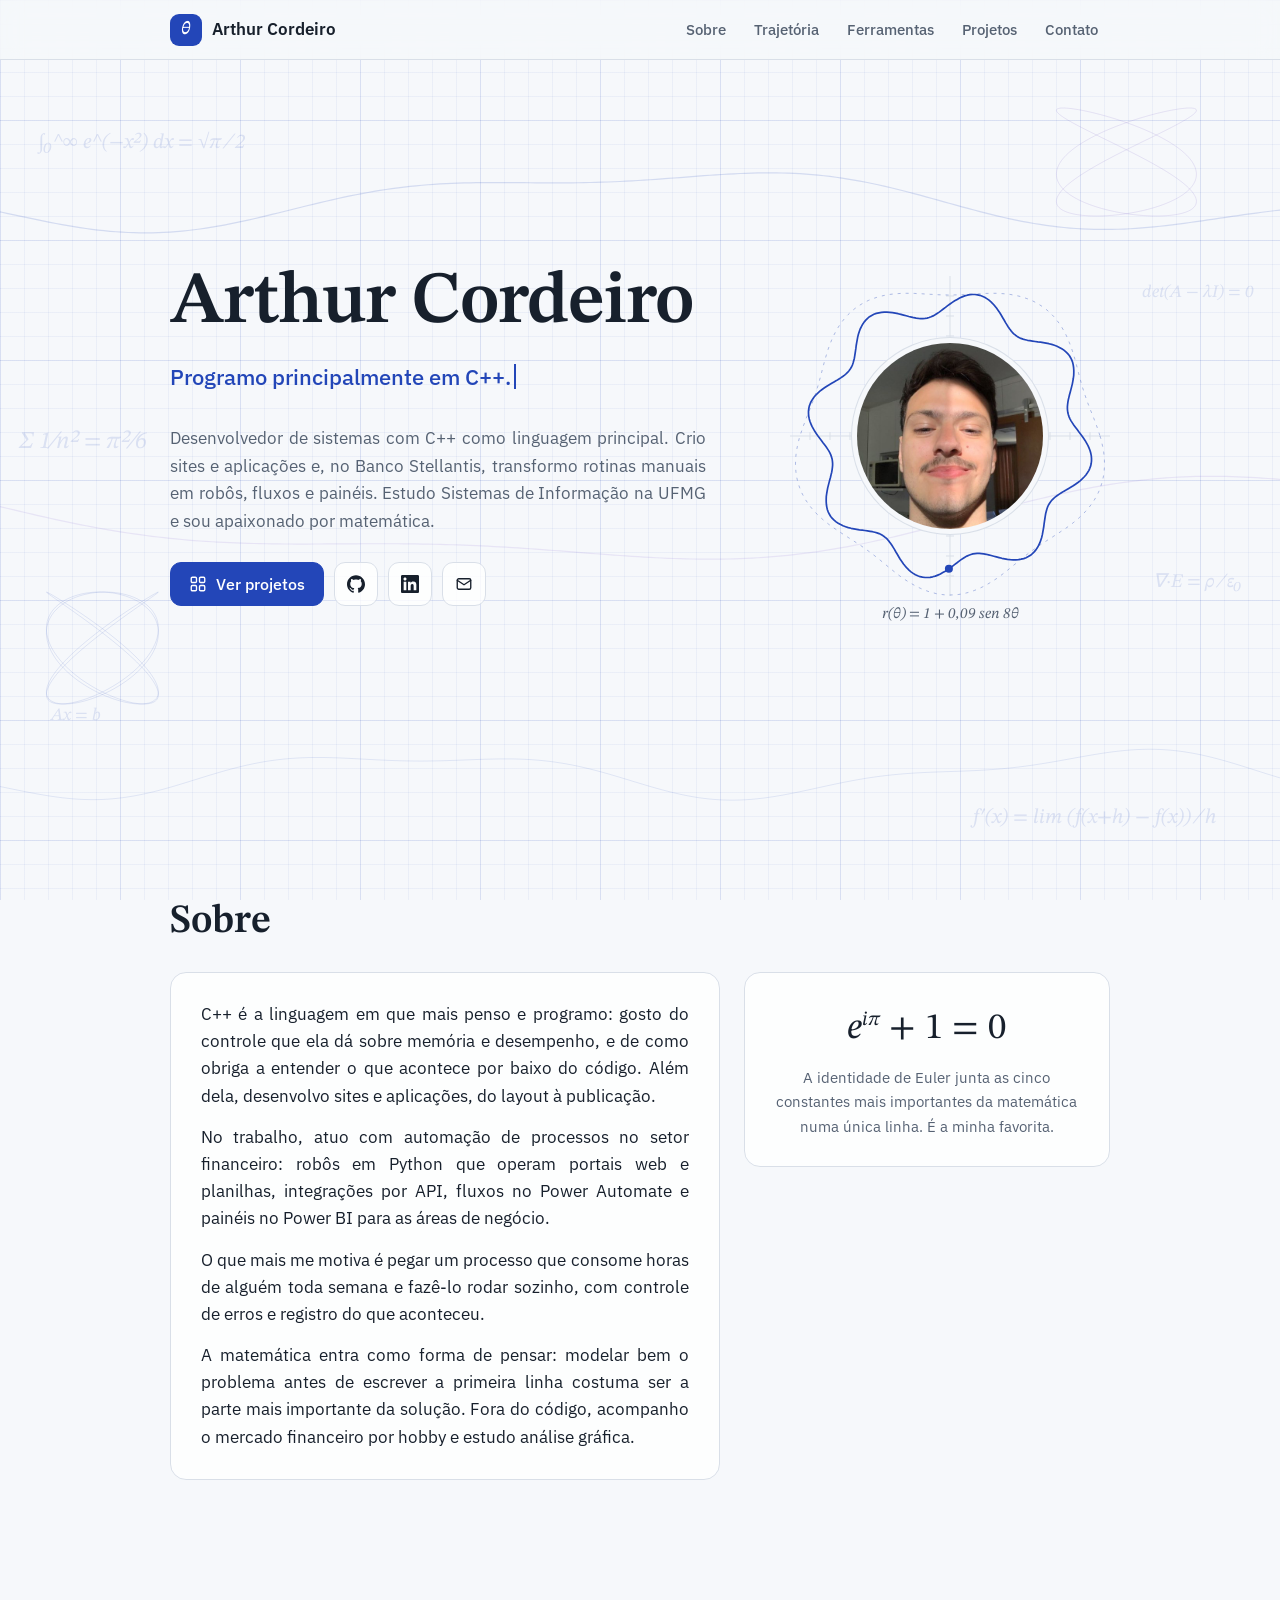
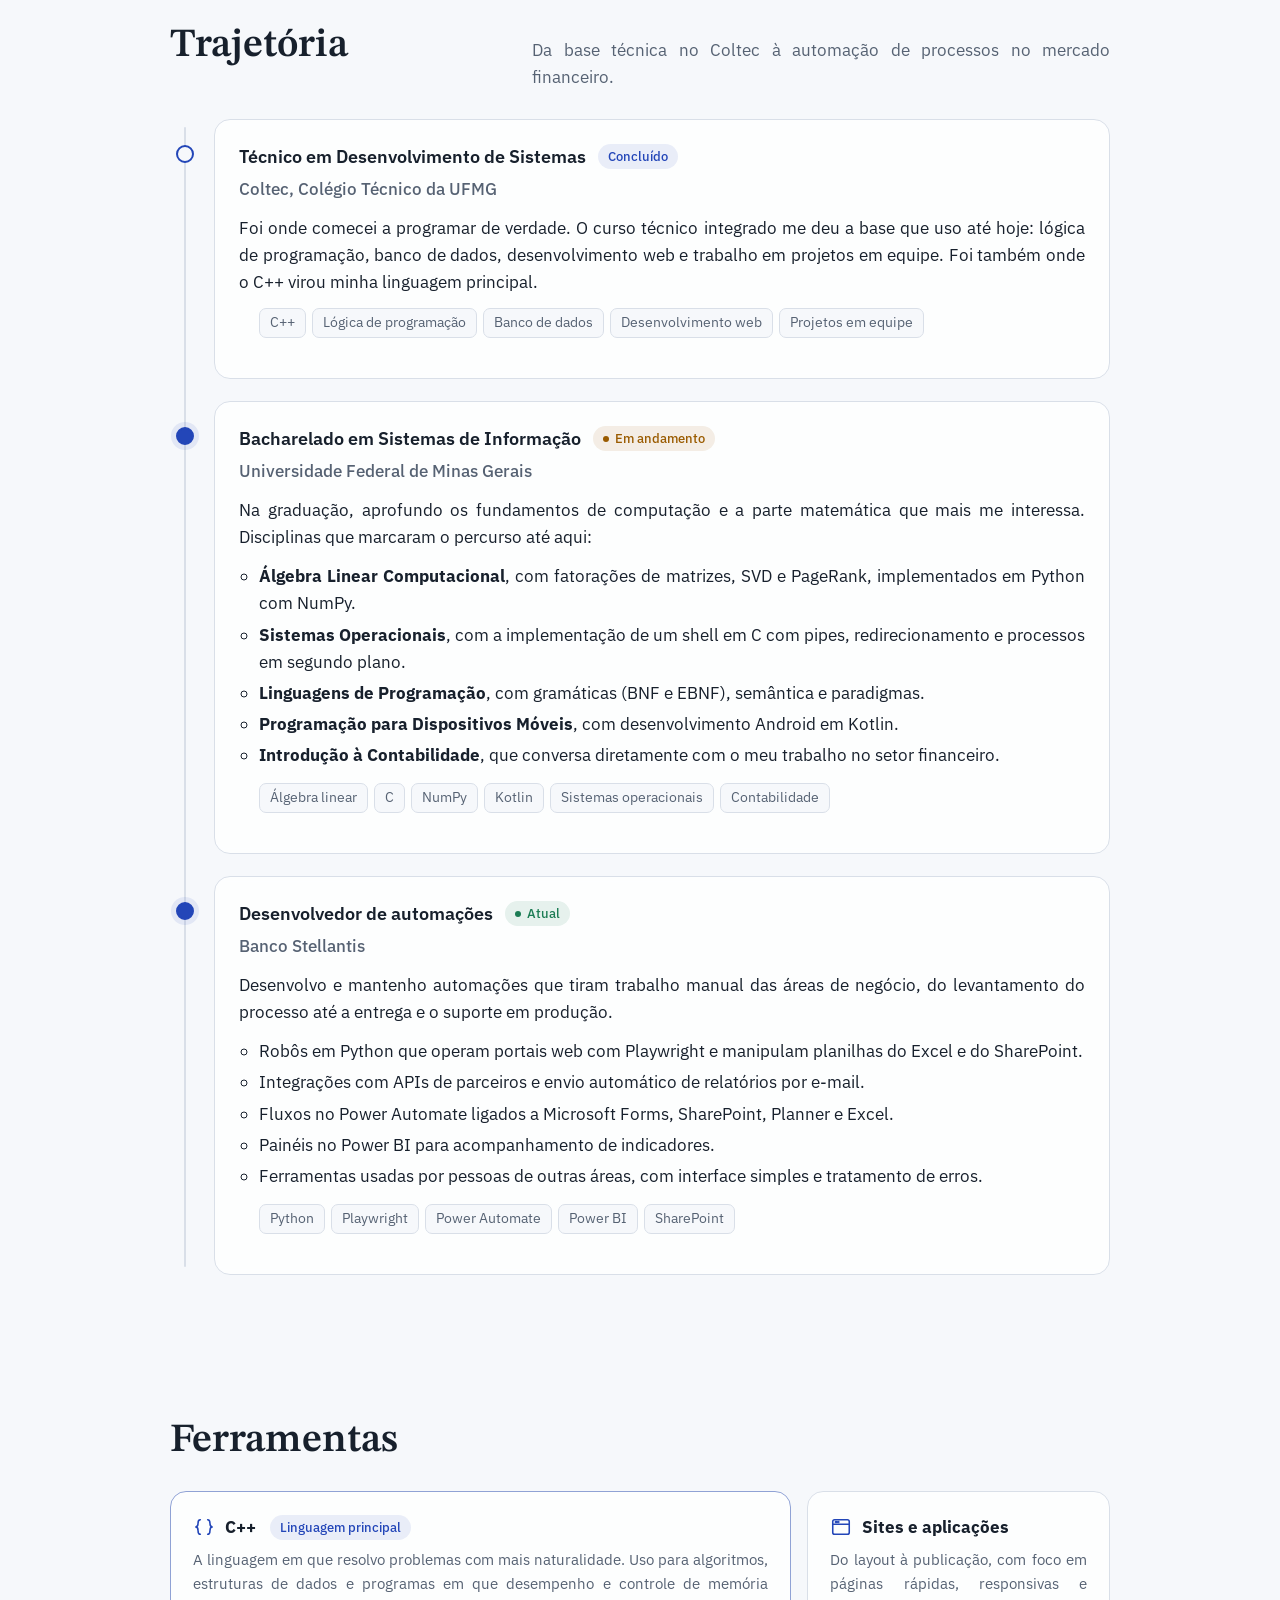
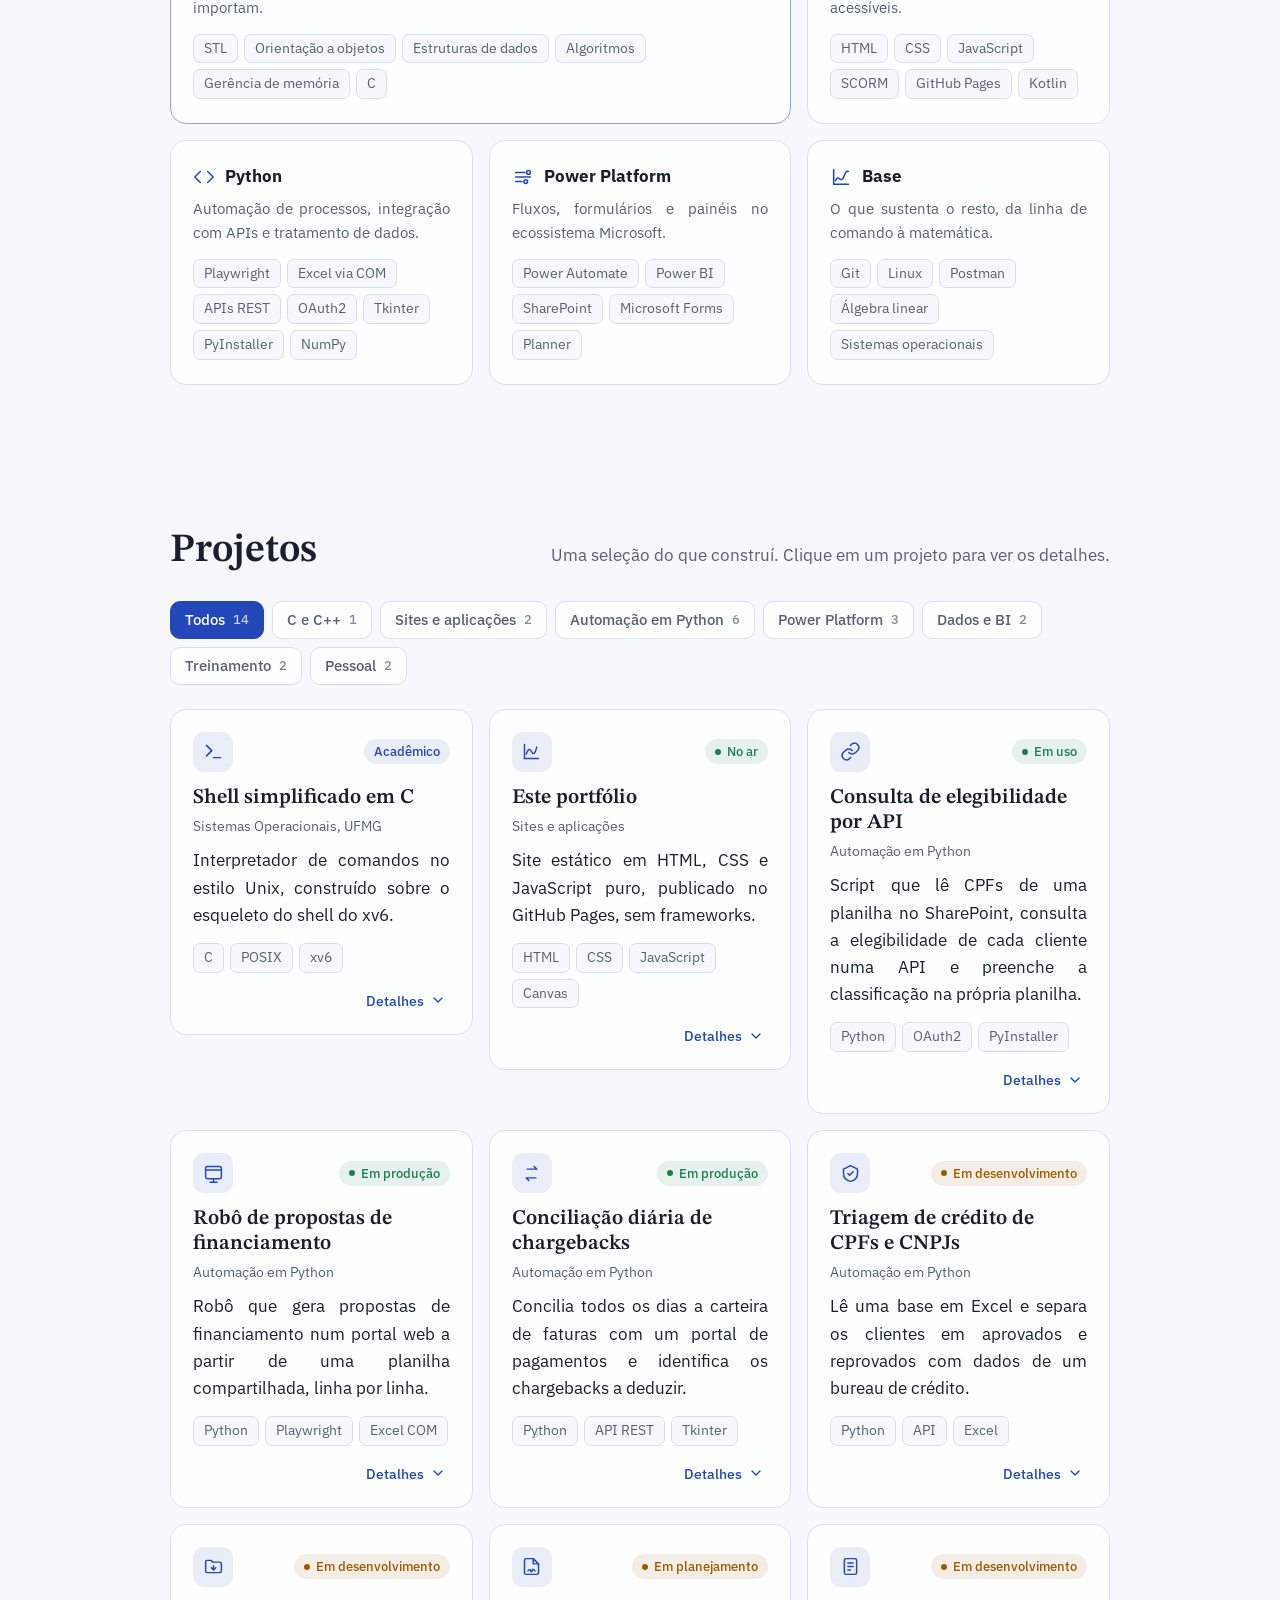
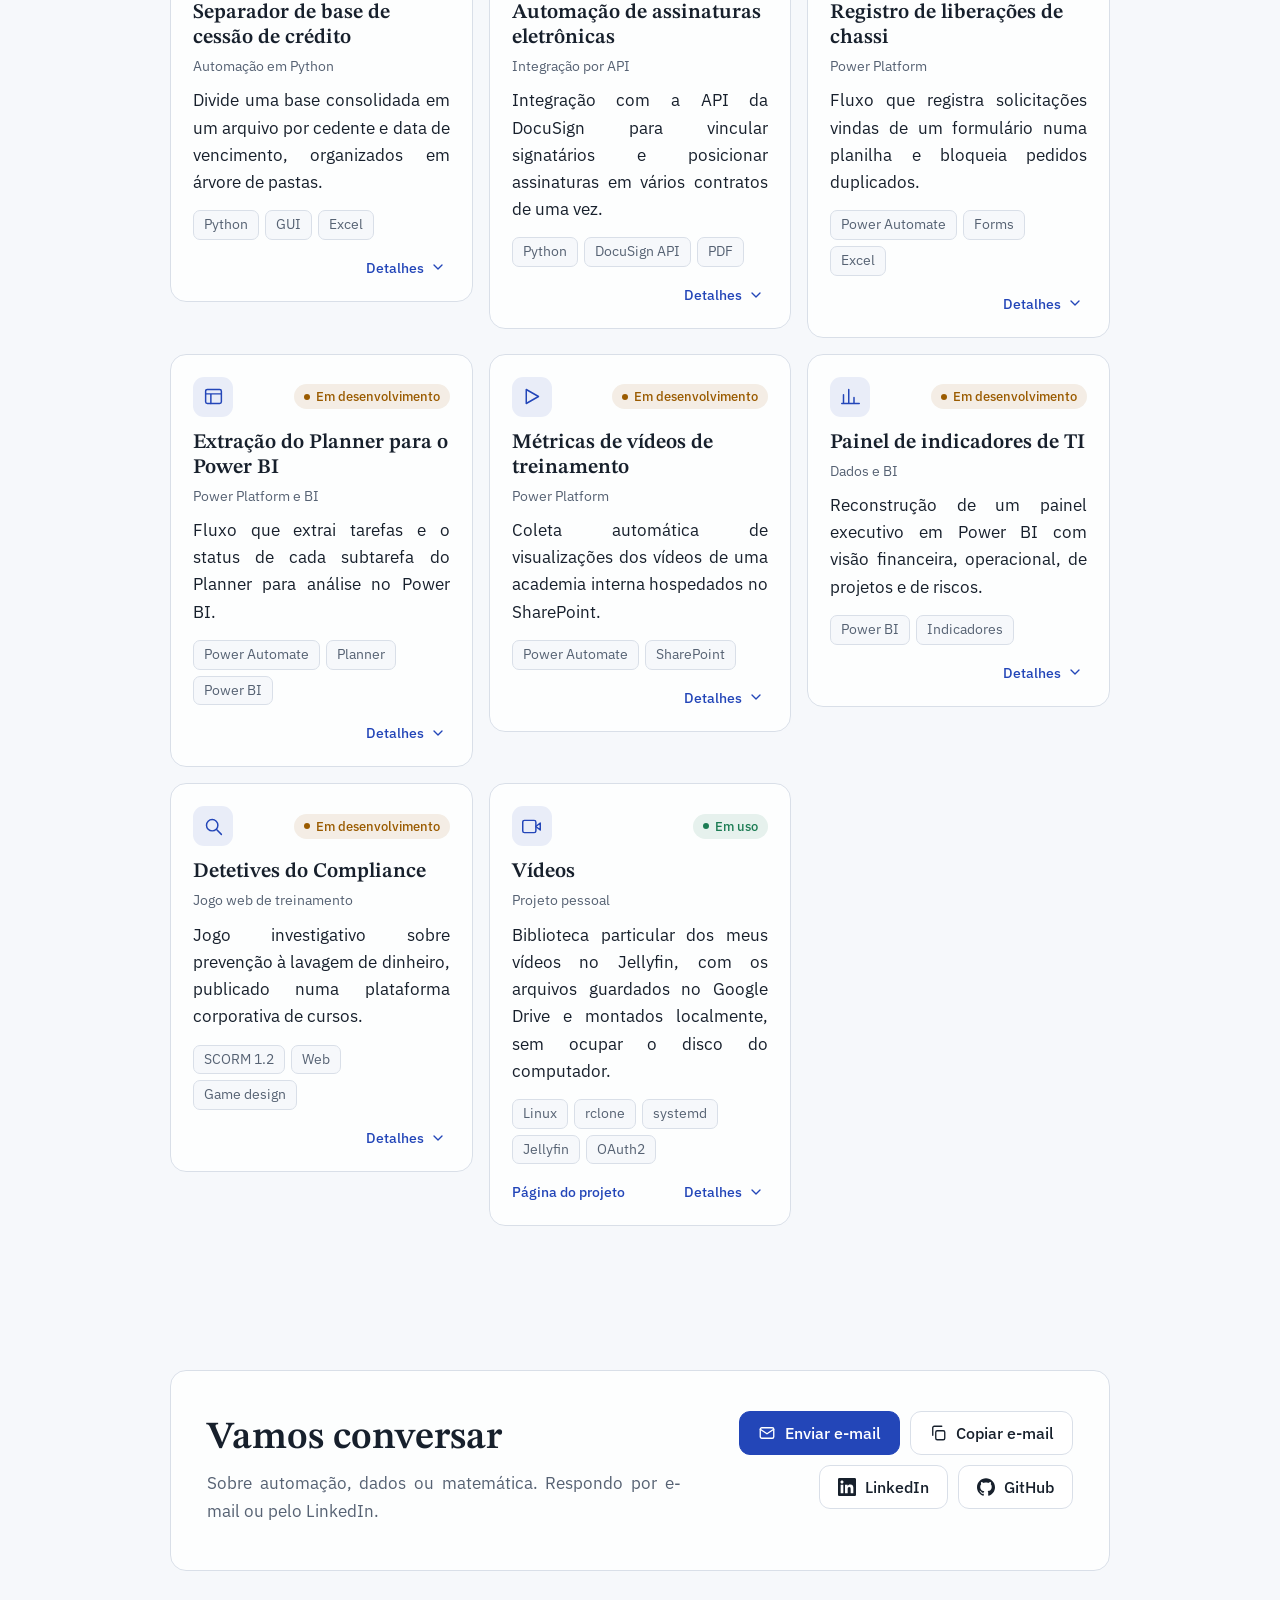
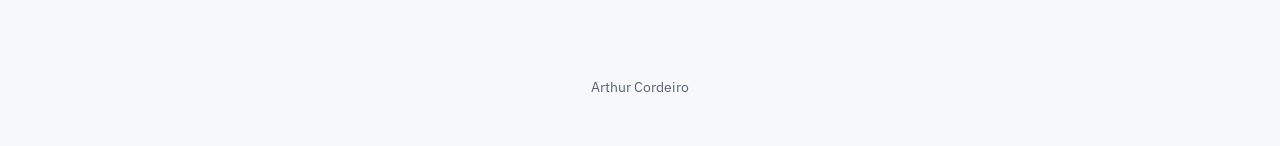
<file: index.html>
<!doctype html>
<html lang="pt-BR">
<head>
  <meta charset="utf-8">
  <meta name="viewport" content="width=device-width, initial-scale=1">
  <title>Arthur Cordeiro</title>
  <meta name="description" content="Arthur Cordeiro, desenvolvedor de sistemas. C++ como linguagem principal, sites e aplicações, automações em Python e no ecossistema Microsoft. Sistemas de Informação na UFMG.">
  <link rel="icon" href="img/favicon.svg" type="image/svg+xml">
  <link rel="preconnect" href="https://fonts.googleapis.com">
  <link rel="preconnect" href="https://fonts.gstatic.com" crossorigin>
  <link href="https://fonts.googleapis.com/css2?family=IBM+Plex+Sans:ital,wght@0,400;0,500;0,600;1,400&family=STIX+Two+Text:ital,wght@0,500;0,600;1,500&display=swap" rel="stylesheet">
  <link rel="stylesheet" href="css/base.css">
  <link rel="stylesheet" href="css/home.css">
  <script>document.documentElement.classList.add("js");</script>
  <script src="js/background.js" defer></script>
  <script src="js/nav.js" defer></script>
  <script src="js/home.js" defer></script>
</head>
<body>
  <canvas id="field" aria-hidden="true"></canvas>
  <div class="coord" id="coord" aria-hidden="true"></div>

  <nav class="nav" aria-label="Seções">
    <div class="nav-inner">
      <a class="brand" href="#inicio"><span class="brand-mark">θ</span><span>Arthur Cordeiro</span></a>
      <ul class="nav-links" id="navLinks">
        <li><a href="#sobre">Sobre</a></li>
        <li><a href="#trajetoria">Trajetória</a></li>
        <li><a href="#ferramentas">Ferramentas</a></li>
        <li><a href="#projetos">Projetos</a></li>
        <li><a href="#contato">Contato</a></li>
        <li class="nav-indicator" id="navIndicator" aria-hidden="true"></li>
      </ul>
    </div>
  </nav>

  <div class="formulas" aria-hidden="true">
    <span style="top:14%;left:3%;font-size:1.3rem">∫₀^∞ e^(−x²) dx = √π ⁄ 2</span>
    <span style="top:31%;right:2%;font-size:1.1rem">det(A − λI) = 0</span>
    <span style="top:47%;left:1.5%;font-size:1.5rem">Σ 1⁄n² = π²⁄6</span>
    <span style="top:63%;right:3%;font-size:1.2rem">∇·E = ρ ⁄ ε₀</span>
    <span style="top:78%;left:4%;font-size:1.1rem">Ax = b</span>
    <span style="top:89%;right:5%;font-size:1.3rem">f′(x) = lim (f(x+h) − f(x)) ⁄ h</span>
  </div>

  <main class="page" id="inicio">
    <header class="hero">
      <div>
        <h1>Arthur Cordeiro</h1>
        <p class="role" aria-live="polite"><span class="sr-only">Desenvolvedor de sistemas. </span><span class="typed" id="typed">Programo principalmente em C++.</span><span class="caret" aria-hidden="true"></span></p>
        <p class="lead">Desenvolvedor de sistemas com C++ como linguagem principal. Crio sites e aplicações e, no Banco Stellantis, transformo rotinas manuais em robôs, fluxos e painéis. Estudo Sistemas de Informação na UFMG e sou apaixonado por matemática.</p>
        <div class="btn-row">
          <a class="btn btn-primary" href="#projetos">
            <svg viewBox="0 0 24 24"><rect x="3" y="3" width="7" height="7" rx="1.5"/><rect x="14" y="3" width="7" height="7" rx="1.5"/><rect x="3" y="14" width="7" height="7" rx="1.5"/><rect x="14" y="14" width="7" height="7" rx="1.5"/></svg>
            Ver projetos
          </a>
          <a class="btn btn-icon" href="https://github.com/arthur-cordeiro" target="_blank" rel="noopener" title="GitHub">
            <svg class="icon-fill" viewBox="0 0 24 24" aria-hidden="true"><path d="M12 .297c-6.63 0-12 5.373-12 12 0 5.303 3.438 9.8 8.205 11.385.6.113.82-.258.82-.577 0-.285-.01-1.04-.015-2.04-3.338.724-4.042-1.61-4.042-1.61C4.422 18.07 3.633 17.7 3.633 17.7c-1.087-.744.084-.729.084-.729 1.205.084 1.838 1.236 1.838 1.236 1.07 1.835 2.809 1.305 3.495.998.108-.776.417-1.305.76-1.605-2.665-.3-5.466-1.332-5.466-5.93 0-1.31.465-2.38 1.235-3.22-.135-.303-.54-1.523.105-3.176 0 0 1.005-.322 3.3 1.23.96-.267 1.98-.399 3-.405 1.02.006 2.04.138 3 .405 2.28-1.552 3.285-1.23 3.285-1.23.645 1.653.24 2.873.12 3.176.765.84 1.23 1.91 1.23 3.22 0 4.61-2.805 5.625-5.475 5.92.42.36.81 1.096.81 2.22 0 1.606-.015 2.896-.015 3.286 0 .315.21.69.825.57C20.565 22.092 24 17.592 24 12.297c0-6.627-5.373-12-12-12"/></svg>
            <span class="sr-only">GitHub</span>
          </a>
          <a class="btn btn-icon" href="https://www.linkedin.com/in/arthur-cordeiro-1632a3336" target="_blank" rel="noopener" title="LinkedIn">
            <svg class="icon-fill" viewBox="0 0 24 24" aria-hidden="true"><path d="M20.447 20.452h-3.554v-5.569c0-1.328-.027-3.037-1.852-3.037-1.853 0-2.136 1.445-2.136 2.939v5.667H9.351V9h3.414v1.561h.046c.477-.9 1.637-1.85 3.37-1.85 3.601 0 4.267 2.37 4.267 4.455v6.286zM5.337 7.433c-1.144 0-2.063-.926-2.063-2.065 0-1.138.92-2.063 2.063-2.063 1.14 0 2.064.925 2.064 2.063 0 1.139-.925 2.065-2.064 2.065zm1.782 13.019H3.555V9h3.564v11.452zM22.225 0H1.771C.792 0 0 .774 0 1.729v20.542C0 23.227.792 24 1.771 24h20.451C23.2 24 24 23.227 24 22.271V1.729C24 .774 23.2 0 22.222 0h.003z"/></svg>
            <span class="sr-only">LinkedIn</span>
          </a>
          <a class="btn btn-icon" href="mailto:arthurcordeirofer@gmail.com" title="E-mail">
            <svg viewBox="0 0 24 24"><rect x="3" y="5" width="18" height="14" rx="2"/><polyline points="3 7 12 13 21 7"/></svg>
            <span class="sr-only">E-mail</span>
          </a>
        </div>
      </div>

      <figure class="plot">
        <svg viewBox="0 0 320 320" aria-hidden="true">
          <line class="axis" x1="0" y1="160" x2="320" y2="160"/>
          <line class="axis" x1="160" y1="0" x2="160" y2="320"/>
          <g id="ticks"></g>
          <path class="curve2" id="curve2" d=""/>
          <path class="curve" id="curve" d=""/>
          <circle class="dot" id="dot" r="4" cx="-20" cy="-20"/>
        </svg>
        <img src="img/avatar.jpg" alt="Foto de Arthur Cordeiro" width="196" height="196">
        <figcaption>r(θ) = 1 + 0,09 sen 8θ</figcaption>
      </figure>
    </header>

    <section id="sobre">
      <div class="section-head">
        <h2>Sobre</h2>
      </div>
      <div class="about">
        <div class="panel about-text reveal">
          <p>C++ é a linguagem em que mais penso e programo: gosto do controle que ela dá sobre memória e desempenho, e de como obriga a entender o que acontece por baixo do código. Além dela, desenvolvo sites e aplicações, do layout à publicação.</p>
          <p>No trabalho, atuo com automação de processos no setor financeiro: robôs em Python que operam portais web e planilhas, integrações por API, fluxos no Power Automate e painéis no Power BI para as áreas de negócio.</p>
          <p>O que mais me motiva é pegar um processo que consome horas de alguém toda semana e fazê-lo rodar sozinho, com controle de erros e registro do que aconteceu.</p>
          <p>A matemática entra como forma de pensar: modelar bem o problema antes de escrever a primeira linha costuma ser a parte mais importante da solução. Fora do código, acompanho o mercado financeiro por hobby e estudo análise gráfica.</p>
        </div>
        <div class="panel euler reveal">
          <div class="eq"><i>e</i><sup><i>iπ</i></sup> + 1 = 0</div>
          <p>A identidade de Euler junta as cinco constantes mais importantes da matemática numa única linha. É a minha favorita.</p>
        </div>
      </div>
    </section>

    <section id="trajetoria">
      <div class="section-head">
        <h2>Trajetória</h2>
        <p>Da base técnica no Coltec à automação de processos no mercado financeiro.</p>
      </div>
      <ol class="timeline" id="timeline">
        <li class="track" aria-hidden="true"></li>
        <li class="progress" id="progress" aria-hidden="true"></li>

        <li class="step reveal">
          <span class="node" aria-hidden="true"></span>
          <article class="panel card">
            <div class="step-top">
              <h3>Técnico em Desenvolvimento de Sistemas</h3>
              <span class="tag">Concluído</span>
            </div>
            <p class="org">Coltec, Colégio Técnico da UFMG</p>
            <p>Foi onde comecei a programar de verdade. O curso técnico integrado me deu a base que uso até hoje: lógica de programação, banco de dados, desenvolvimento web e trabalho em projetos em equipe. Foi também onde o C++ virou minha linguagem principal.</p>
            <ul class="chips"><li>C++</li><li>Lógica de programação</li><li>Banco de dados</li><li>Desenvolvimento web</li><li>Projetos em equipe</li></ul>
          </article>
        </li>

        <li class="step now reveal">
          <span class="node" aria-hidden="true"></span>
          <article class="panel card">
            <div class="step-top">
              <h3>Bacharelado em Sistemas de Informação</h3>
              <span class="tag wip">Em andamento</span>
            </div>
            <p class="org">Universidade Federal de Minas Gerais</p>
            <p>Na graduação, aprofundo os fundamentos de computação e a parte matemática que mais me interessa. Disciplinas que marcaram o percurso até aqui:</p>
            <ul>
              <li><strong>Álgebra Linear Computacional</strong>, com fatorações de matrizes, SVD e PageRank, implementados em Python com NumPy.</li>
              <li><strong>Sistemas Operacionais</strong>, com a implementação de um shell em C com pipes, redirecionamento e processos em segundo plano.</li>
              <li><strong>Linguagens de Programação</strong>, com gramáticas (BNF e EBNF), semântica e paradigmas.</li>
              <li><strong>Programação para Dispositivos Móveis</strong>, com desenvolvimento Android em Kotlin.</li>
              <li><strong>Introdução à Contabilidade</strong>, que conversa diretamente com o meu trabalho no setor financeiro.</li>
            </ul>
            <ul class="chips"><li>Álgebra linear</li><li>C</li><li>NumPy</li><li>Kotlin</li><li>Sistemas operacionais</li><li>Contabilidade</li></ul>
          </article>
        </li>

        <li class="step now reveal">
          <span class="node" aria-hidden="true"></span>
          <article class="panel card">
            <div class="step-top">
              <h3>Desenvolvedor de automações</h3>
              <span class="tag ok">Atual</span>
            </div>
            <p class="org">Banco Stellantis</p>
            <p>Desenvolvo e mantenho automações que tiram trabalho manual das áreas de negócio, do levantamento do processo até a entrega e o suporte em produção.</p>
            <ul>
              <li>Robôs em Python que operam portais web com Playwright e manipulam planilhas do Excel e do SharePoint.</li>
              <li>Integrações com APIs de parceiros e envio automático de relatórios por e-mail.</li>
              <li>Fluxos no Power Automate ligados a Microsoft Forms, SharePoint, Planner e Excel.</li>
              <li>Painéis no Power BI para acompanhamento de indicadores.</li>
              <li>Ferramentas usadas por pessoas de outras áreas, com interface simples e tratamento de erros.</li>
            </ul>
            <ul class="chips"><li>Python</li><li>Playwright</li><li>Power Automate</li><li>Power BI</li><li>SharePoint</li></ul>
          </article>
        </li>
      </ol>
    </section>

    <section id="ferramentas">
      <div class="section-head">
        <h2>Ferramentas</h2>
      </div>
      <div class="skills">
        <article class="panel skill skill-main reveal">
          <h3><svg viewBox="0 0 24 24"><path d="M8 4c-2 0-2.5 1.5-2.5 4S5 12 3 12c2 0 2.5 1.5 2.5 4s.5 4 2.5 4"/><path d="M16 4c2 0 2.5 1.5 2.5 4s.5 4 2.5 4c-2 0-2.5 1.5-2.5 4s-.5 4-2.5 4"/></svg>C++ <span class="tag">Linguagem principal</span></h3>
          <p>A linguagem em que resolvo problemas com mais naturalidade. Uso para algoritmos, estruturas de dados e programas em que desempenho e controle de memória importam.</p>
          <ul class="chips"><li>STL</li><li>Orientação a objetos</li><li>Estruturas de dados</li><li>Algoritmos</li><li>Gerência de memória</li><li>C</li></ul>
        </article>
        <article class="panel skill reveal">
          <h3><svg viewBox="0 0 24 24"><rect x="3" y="4" width="18" height="16" rx="2"/><path d="M3 9h18"/><circle cx="6.5" cy="6.5" r=".6"/><circle cx="9" cy="6.5" r=".6"/></svg>Sites e aplicações</h3>
          <p>Do layout à publicação, com foco em páginas rápidas, responsivas e acessíveis.</p>
          <ul class="chips"><li>HTML</li><li>CSS</li><li>JavaScript</li><li>SCORM</li><li>GitHub Pages</li><li>Kotlin</li></ul>
        </article>
        <article class="panel skill reveal">
          <h3><svg viewBox="0 0 24 24"><polyline points="8 6 2 12 8 18"/><polyline points="16 6 22 12 16 18"/></svg>Python</h3>
          <p>Automação de processos, integração com APIs e tratamento de dados.</p>
          <ul class="chips"><li>Playwright</li><li>Excel via COM</li><li>APIs REST</li><li>OAuth2</li><li>Tkinter</li><li>PyInstaller</li><li>NumPy</li></ul>
        </article>
        <article class="panel skill reveal">
          <h3><svg viewBox="0 0 24 24"><path d="M4 7h10M4 12h16M4 17h7"/><circle cx="18" cy="7" r="2"/><circle cx="15" cy="17" r="2"/></svg>Power Platform</h3>
          <p>Fluxos, formulários e painéis no ecossistema Microsoft.</p>
          <ul class="chips"><li>Power Automate</li><li>Power BI</li><li>SharePoint</li><li>Microsoft Forms</li><li>Planner</li></ul>
        </article>
        <article class="panel skill reveal">
          <h3><svg viewBox="0 0 24 24"><path d="M4 20V4"/><path d="M4 20h16"/><path d="M6 16c3-8 6 4 9-4s3-6 5-6"/></svg>Base</h3>
          <p>O que sustenta o resto, da linha de comando à matemática.</p>
          <ul class="chips"><li>Git</li><li>Linux</li><li>Postman</li><li>Álgebra linear</li><li>Sistemas operacionais</li></ul>
        </article>
      </div>
    </section>

    <section id="projetos">
      <div class="section-head">
        <h2>Projetos</h2>
        <p>Uma seleção do que construí. Clique em um projeto para ver os detalhes.</p>
      </div>

      <ul class="filters" id="filters" aria-label="Filtrar projetos">
        <li><button class="filter" data-filter="all" aria-pressed="true">Todos <span class="count"></span></button></li>
        <li><button class="filter" data-filter="cpp" aria-pressed="false">C e C++ <span class="count"></span></button></li>
        <li><button class="filter" data-filter="web" aria-pressed="false">Sites e aplicações <span class="count"></span></button></li>
        <li><button class="filter" data-filter="python" aria-pressed="false">Automação em Python <span class="count"></span></button></li>
        <li><button class="filter" data-filter="power" aria-pressed="false">Power Platform <span class="count"></span></button></li>
        <li><button class="filter" data-filter="bi" aria-pressed="false">Dados e BI <span class="count"></span></button></li>
        <li><button class="filter" data-filter="edu" aria-pressed="false">Treinamento <span class="count"></span></button></li>
        <li><button class="filter" data-filter="pessoal" aria-pressed="false">Pessoal <span class="count"></span></button></li>
      </ul>

      <div class="projects" id="projects">

        <article class="panel project" data-cat="cpp">
          <div class="project-top">
            <span class="project-icon"><svg viewBox="0 0 24 24"><polyline points="4 17 10 11 4 5"/><line x1="12" y1="19" x2="20" y2="19"/></svg></span>
            <span class="tag">Acadêmico</span>
          </div>
          <h3>Shell simplificado em C</h3>
          <p class="kind">Sistemas Operacionais, UFMG</p>
          <p class="summary">Interpretador de comandos no estilo Unix, construído sobre o esqueleto do shell do xv6.</p>
          <div class="details" id="d0"><div>
            <ul>
              <li>Execução de programas com fork e exec.</li>
              <li>Redirecionamento de entrada e saída e encadeamento de comandos com pipes.</li>
              <li>Subshells e tarefas em segundo plano.</li>
            </ul>
          </div></div>
          <ul class="chips"><li>C</li><li>POSIX</li><li>xv6</li></ul>
          <div class="project-foot">
            <button class="toggle" aria-expanded="false" aria-controls="d0">Detalhes <svg viewBox="0 0 24 24"><polyline points="6 9 12 15 18 9"/></svg></button>
          </div>
        </article>

        <article class="panel project" data-cat="web pessoal">
          <div class="project-top">
            <span class="project-icon"><svg viewBox="0 0 24 24"><path d="M4 20V4"/><path d="M4 20h16"/><path d="M6 15c2-6 4-7 6-3s4 3 6-5"/></svg></span>
            <span class="tag ok">No ar</span>
          </div>
          <h3>Este portfólio</h3>
          <p class="kind">Sites e aplicações</p>
          <p class="summary">Site estático em HTML, CSS e JavaScript puro, publicado no GitHub Pages, sem frameworks.</p>
          <div class="details" id="d00"><div>
            <ul>
              <li>Fundo animado em canvas com curvas paramétricas e mira com coordenadas do plano.</li>
              <li>Curva polar do topo gerada em SVG a partir da equação.</li>
              <li>Navegação com seção ativa, filtros de projetos e respeito à preferência de reduzir movimento.</li>
              <li>Modo claro e escuro automáticos e layout responsivo.</li>
            </ul>
          </div></div>
          <ul class="chips"><li>HTML</li><li>CSS</li><li>JavaScript</li><li>Canvas</li></ul>
          <div class="project-foot">
            <button class="toggle" aria-expanded="false" aria-controls="d00">Detalhes <svg viewBox="0 0 24 24"><polyline points="6 9 12 15 18 9"/></svg></button>
          </div>
        </article>

        <article class="panel project" data-cat="python">
          <div class="project-top">
            <span class="project-icon"><svg viewBox="0 0 24 24"><path d="M10 13a5 5 0 0 0 7.5.5l3-3a5 5 0 0 0-7-7l-1.7 1.7"/><path d="M14 11a5 5 0 0 0-7.5-.5l-3 3a5 5 0 0 0 7 7l1.7-1.7"/></svg></span>
            <span class="tag ok">Em uso</span>
          </div>
          <h3>Consulta de elegibilidade por API</h3>
          <p class="kind">Automação em Python</p>
          <p class="summary">Script que lê CPFs de uma planilha no SharePoint, consulta a elegibilidade de cada cliente numa API e preenche a classificação na própria planilha.</p>
          <div class="details" id="d000"><div>
            <ul>
              <li>Autenticação OAuth2 com certificado digital e testes de endpoints no Postman, em homologação e produção.</li>
              <li>Escrita direta na planilha via COM.</li>
              <li>Distribuído como executável único com PyInstaller, com a configuração num arquivo ao lado.</li>
            </ul>
          </div></div>
          <ul class="chips"><li>Python</li><li>OAuth2</li><li>PyInstaller</li></ul>
          <div class="project-foot">
            <button class="toggle" aria-expanded="false" aria-controls="d000">Detalhes <svg viewBox="0 0 24 24"><polyline points="6 9 12 15 18 9"/></svg></button>
          </div>
        </article>

        <article class="panel project" data-cat="python">
          <div class="project-top">
            <span class="project-icon"><svg viewBox="0 0 24 24"><rect x="3" y="4" width="18" height="14" rx="2"/><path d="M3 8h18"/><path d="M8 22h8M12 18v4"/></svg></span>
            <span class="tag ok">Em produção</span>
          </div>
          <h3>Robô de propostas de financiamento</h3>
          <p class="kind">Automação em Python</p>
          <p class="summary">Robô que gera propostas de financiamento num portal web a partir de uma planilha compartilhada, linha por linha.</p>
          <div class="details" id="d1"><div>
            <ul>
              <li>Navegação e preenchimento de telas com Playwright, com novas tentativas automáticas quando o portal oscila.</li>
              <li>Leitura e escrita em planilha do SharePoint via COM, com proteção para vários operadores trabalharem ao mesmo tempo.</li>
              <li>Módulo de cancelamento que limpa propostas abertas antes de gerar novas.</li>
              <li>Recuperação de sessão em três níveis para lidar com estados inválidos do portal.</li>
            </ul>
          </div></div>
          <ul class="chips"><li>Python</li><li>Playwright</li><li>Excel COM</li></ul>
          <div class="project-foot">
            <button class="toggle" aria-expanded="false" aria-controls="d1">Detalhes <svg viewBox="0 0 24 24"><polyline points="6 9 12 15 18 9"/></svg></button>
          </div>
        </article>

        <article class="panel project" data-cat="python">
          <div class="project-top">
            <span class="project-icon"><svg viewBox="0 0 24 24"><path d="M7 7h11l-3-3"/><path d="M17 17H6l3 3"/></svg></span>
            <span class="tag ok">Em produção</span>
          </div>
          <h3>Conciliação diária de chargebacks</h3>
          <p class="kind">Automação em Python</p>
          <p class="summary">Concilia todos os dias a carteira de faturas com um portal de pagamentos e identifica os chargebacks a deduzir.</p>
          <div class="details" id="d2"><div>
            <ul>
              <li>Consulta à API do portal e cruzamento automático com a carteira.</li>
              <li>Regra de desempate para faturas com mesma data e valor, consultando uma planilha de contratos no SharePoint.</li>
              <li>Interface em Tkinter com credenciais guardadas no cofre do sistema (keyring).</li>
              <li>Relatório em Excel formatado e enviado por e-mail pelo Outlook. Usado por pessoas de outras áreas.</li>
            </ul>
          </div></div>
          <ul class="chips"><li>Python</li><li>API REST</li><li>Tkinter</li></ul>
          <div class="project-foot">
            <button class="toggle" aria-expanded="false" aria-controls="d2">Detalhes <svg viewBox="0 0 24 24"><polyline points="6 9 12 15 18 9"/></svg></button>
          </div>
        </article>

        <article class="panel project" data-cat="python">
          <div class="project-top">
            <span class="project-icon"><svg viewBox="0 0 24 24"><path d="M9 12l2 2 4-4"/><path d="M12 3l8 4v5c0 5-3.5 8-8 9-4.5-1-8-4-8-9V7z"/></svg></span>
            <span class="tag wip">Em desenvolvimento</span>
          </div>
          <h3>Triagem de crédito de CPFs e CNPJs</h3>
          <p class="kind">Automação em Python</p>
          <p class="summary">Lê uma base em Excel e separa os clientes em aprovados e reprovados com dados de um bureau de crédito.</p>
          <div class="details" id="d3"><div>
            <ul>
              <li>Consulta de score e situação cadastral por API, sempre em tempo real, sem reaproveitar resultados antigos.</li>
              <li>Lista interna de bloqueios aplicada antes da consulta, para evitar chamadas desnecessárias.</li>
              <li>Projeto conduzido com especificação e fluxograma antes do código.</li>
            </ul>
          </div></div>
          <ul class="chips"><li>Python</li><li>API</li><li>Excel</li></ul>
          <div class="project-foot">
            <button class="toggle" aria-expanded="false" aria-controls="d3">Detalhes <svg viewBox="0 0 24 24"><polyline points="6 9 12 15 18 9"/></svg></button>
          </div>
        </article>

        <article class="panel project" data-cat="python">
          <div class="project-top">
            <span class="project-icon"><svg viewBox="0 0 24 24"><path d="M3 7a2 2 0 0 1 2-2h4l2 2h8a2 2 0 0 1 2 2v8a2 2 0 0 1-2 2H5a2 2 0 0 1-2-2z"/><path d="M12 11v5M9.5 13.5L12 16l2.5-2.5"/></svg></span>
            <span class="tag wip">Em desenvolvimento</span>
          </div>
          <h3>Separador de base de cessão de crédito</h3>
          <p class="kind">Automação em Python</p>
          <p class="summary">Divide uma base consolidada em um arquivo por cedente e data de vencimento, organizados em árvore de pastas.</p>
          <div class="details" id="d4"><div>
            <ul>
              <li>Estrutura de saída por cedente, ano, mês e dia.</li>
              <li>Interface gráfica minimalista para quem não programa.</li>
              <li>Configurações, como caminhos de rede, salvas automaticamente no keyring do Windows.</li>
            </ul>
          </div></div>
          <ul class="chips"><li>Python</li><li>GUI</li><li>Excel</li></ul>
          <div class="project-foot">
            <button class="toggle" aria-expanded="false" aria-controls="d4">Detalhes <svg viewBox="0 0 24 24"><polyline points="6 9 12 15 18 9"/></svg></button>
          </div>
        </article>

        <article class="panel project" data-cat="python">
          <div class="project-top">
            <span class="project-icon"><svg viewBox="0 0 24 24"><path d="M14 3H6a2 2 0 0 0-2 2v14a2 2 0 0 0 2 2h12a2 2 0 0 0 2-2V9z"/><path d="M14 3v6h6"/><path d="M8 17c1.5-2 2.5-2 3 0s1.5 1 2-1 2 0 3 1"/></svg></span>
            <span class="tag wip">Em planejamento</span>
          </div>
          <h3>Automação de assinaturas eletrônicas</h3>
          <p class="kind">Integração por API</p>
          <p class="summary">Integração com a API da DocuSign para vincular signatários e posicionar assinaturas em vários contratos de uma vez.</p>
          <div class="details" id="d5"><div>
            <ul>
              <li>Substitui um processo manual repetido contrato a contrato.</li>
              <li>Contratos gerados em PDF a partir de modelos padronizados.</li>
              <li>Interface para cadastrar signatários internos e externos, com campos de testemunha preenchidos e travados.</li>
            </ul>
          </div></div>
          <ul class="chips"><li>Python</li><li>DocuSign API</li><li>PDF</li></ul>
          <div class="project-foot">
            <button class="toggle" aria-expanded="false" aria-controls="d5">Detalhes <svg viewBox="0 0 24 24"><polyline points="6 9 12 15 18 9"/></svg></button>
          </div>
        </article>

        <article class="panel project" data-cat="power">
          <div class="project-top">
            <span class="project-icon"><svg viewBox="0 0 24 24"><rect x="5" y="3" width="14" height="18" rx="2"/><path d="M9 8h6M9 12h6M9 16h3"/></svg></span>
            <span class="tag wip">Em desenvolvimento</span>
          </div>
          <h3>Registro de liberações de chassi</h3>
          <p class="kind">Power Platform</p>
          <p class="summary">Fluxo que registra solicitações vindas de um formulário numa planilha e bloqueia pedidos duplicados.</p>
          <div class="details" id="d6"><div>
            <ul>
              <li>Data e analista preenchidos automaticamente a partir do envio do formulário.</li>
              <li>Verificação de chassi já liberado com aviso por e-mail para quem solicitou.</li>
            </ul>
          </div></div>
          <ul class="chips"><li>Power Automate</li><li>Forms</li><li>Excel</li></ul>
          <div class="project-foot">
            <button class="toggle" aria-expanded="false" aria-controls="d6">Detalhes <svg viewBox="0 0 24 24"><polyline points="6 9 12 15 18 9"/></svg></button>
          </div>
        </article>

        <article class="panel project" data-cat="power bi">
          <div class="project-top">
            <span class="project-icon"><svg viewBox="0 0 24 24"><rect x="3" y="4" width="18" height="16" rx="2"/><path d="M3 9h18M9 9v11"/></svg></span>
            <span class="tag wip">Em desenvolvimento</span>
          </div>
          <h3>Extração do Planner para o Power BI</h3>
          <p class="kind">Power Platform e BI</p>
          <p class="summary">Fluxo que extrai tarefas e o status de cada subtarefa do Planner para análise no Power BI.</p>
          <div class="details" id="d7"><div>
            <ul>
              <li>Vai além da exportação nativa, que só traz a contagem agregada de itens de checklist.</li>
              <li>Dados gravados numa planilha online com abas de tarefas e subtarefas.</li>
            </ul>
          </div></div>
          <ul class="chips"><li>Power Automate</li><li>Planner</li><li>Power BI</li></ul>
          <div class="project-foot">
            <button class="toggle" aria-expanded="false" aria-controls="d7">Detalhes <svg viewBox="0 0 24 24"><polyline points="6 9 12 15 18 9"/></svg></button>
          </div>
        </article>

        <article class="panel project" data-cat="power edu">
          <div class="project-top">
            <span class="project-icon"><svg viewBox="0 0 24 24"><polygon points="6 4 20 12 6 20 6 4"/></svg></span>
            <span class="tag wip">Em desenvolvimento</span>
          </div>
          <h3>Métricas de vídeos de treinamento</h3>
          <p class="kind">Power Platform</p>
          <p class="summary">Coleta automática de visualizações dos vídeos de uma academia interna hospedados no SharePoint.</p>
          <div class="details" id="d8"><div>
            <ul>
              <li>Total de visualizações e espectadores únicos por vídeo.</li>
              <li>Histórico gravado numa lista com a data de cada coleta.</li>
            </ul>
          </div></div>
          <ul class="chips"><li>Power Automate</li><li>SharePoint</li></ul>
          <div class="project-foot">
            <button class="toggle" aria-expanded="false" aria-controls="d8">Detalhes <svg viewBox="0 0 24 24"><polyline points="6 9 12 15 18 9"/></svg></button>
          </div>
        </article>

        <article class="panel project" data-cat="bi">
          <div class="project-top">
            <span class="project-icon"><svg viewBox="0 0 24 24"><path d="M4 20V10M10 20V4M16 20v-7M22 20H2"/></svg></span>
            <span class="tag wip">Em desenvolvimento</span>
          </div>
          <h3>Painel de indicadores de TI</h3>
          <p class="kind">Dados e BI</p>
          <p class="summary">Reconstrução de um painel executivo em Power BI com visão financeira, operacional, de projetos e de riscos.</p>
          <div class="details" id="d9"><div>
            <ul>
              <li>Abas para finanças (OPEX e CAPEX), operações, aplicações, projetos, pessoas, riscos e cibersegurança.</li>
              <li>Bloco de compliance com acompanhamento de auditorias.</li>
            </ul>
          </div></div>
          <ul class="chips"><li>Power BI</li><li>Indicadores</li></ul>
          <div class="project-foot">
            <button class="toggle" aria-expanded="false" aria-controls="d9">Detalhes <svg viewBox="0 0 24 24"><polyline points="6 9 12 15 18 9"/></svg></button>
          </div>
        </article>

        <article class="panel project" data-cat="edu web">
          <div class="project-top">
            <span class="project-icon"><svg viewBox="0 0 24 24"><circle cx="10.5" cy="10.5" r="6.5"/><line x1="15.5" y1="15.5" x2="21" y2="21"/></svg></span>
            <span class="tag wip">Em desenvolvimento</span>
          </div>
          <h3>Detetives do Compliance</h3>
          <p class="kind">Jogo web de treinamento</p>
          <p class="summary">Jogo investigativo sobre prevenção à lavagem de dinheiro, publicado numa plataforma corporativa de cursos.</p>
          <div class="details" id="d10"><div>
            <ul>
              <li>Empacotado em SCORM 1.2, com a pontuação enviada à plataforma em percentual.</li>
              <li>Três suspeitos e um caso para resolver; a pontuação monta um ranking entre os participantes.</li>
              <li>Direção visual, personagens e materiais de divulgação.</li>
            </ul>
          </div></div>
          <ul class="chips"><li>SCORM 1.2</li><li>Web</li><li>Game design</li></ul>
          <div class="project-foot">
            <button class="toggle" aria-expanded="false" aria-controls="d10">Detalhes <svg viewBox="0 0 24 24"><polyline points="6 9 12 15 18 9"/></svg></button>
          </div>
        </article>

        <article class="panel project" data-cat="pessoal">
          <div class="project-top">
            <span class="project-icon"><svg viewBox="0 0 24 24"><rect x="2" y="5" width="15" height="14" rx="2"/><polygon points="22 8 17 12 22 16 22 8"/></svg></span>
            <span class="tag ok">Em uso</span>
          </div>
          <h3>Vídeos</h3>
          <p class="kind">Projeto pessoal</p>
          <p class="summary">Biblioteca particular dos meus vídeos no Jellyfin, com os arquivos guardados no Google Drive e montados localmente, sem ocupar o disco do computador.</p>
          <div class="details" id="d11"><div>
            <ul>
              <li>Google Drive montado como pasta local pelo rclone, rodando como serviço do systemd no Arch Linux.</li>
              <li>O Jellyfin só sobe depois que a montagem está pronta, para não marcar a biblioteca como vazia.</li>
              <li>Cache local limitado, para assistir sem baixar a biblioteca inteira.</li>
              <li>App OAuth próprio no Google Cloud, com acesso somente leitura e restrito à minha conta.</li>
            </ul>
          </div></div>
          <ul class="chips"><li>Linux</li><li>rclone</li><li>systemd</li><li>Jellyfin</li><li>OAuth2</li></ul>
          <div class="project-foot">
            <a class="project-link" href="videos/">Página do projeto</a>
            <button class="toggle" aria-expanded="false" aria-controls="d11">Detalhes <svg viewBox="0 0 24 24"><polyline points="6 9 12 15 18 9"/></svg></button>
          </div>
        </article>

      </div>
    </section>

    <section id="contato">
      <div class="panel contact reveal">
        <div>
          <h2>Vamos conversar</h2>
          <p>Sobre automação, dados ou matemática. Respondo por e-mail ou pelo LinkedIn.</p>
        </div>
        <div>
          <div class="btn-row">
            <a class="btn btn-primary" href="mailto:arthurcordeirofer@gmail.com">
              <svg viewBox="0 0 24 24"><rect x="3" y="5" width="18" height="14" rx="2"/><polyline points="3 7 12 13 21 7"/></svg>
              Enviar e-mail
            </a>
            <button class="btn" id="copyEmail" type="button">
              <svg viewBox="0 0 24 24" id="copyIcon"><rect x="9" y="9" width="12" height="12" rx="2"/><path d="M5 15V5a2 2 0 0 1 2-2h10"/></svg>
              Copiar e-mail
            </button>
            <a class="btn" href="https://www.linkedin.com/in/arthur-cordeiro-1632a3336" target="_blank" rel="noopener">
              <svg class="icon-fill" viewBox="0 0 24 24" aria-hidden="true"><path d="M20.447 20.452h-3.554v-5.569c0-1.328-.027-3.037-1.852-3.037-1.853 0-2.136 1.445-2.136 2.939v5.667H9.351V9h3.414v1.561h.046c.477-.9 1.637-1.85 3.37-1.85 3.601 0 4.267 2.37 4.267 4.455v6.286zM5.337 7.433c-1.144 0-2.063-.926-2.063-2.065 0-1.138.92-2.063 2.063-2.063 1.14 0 2.064.925 2.064 2.063 0 1.139-.925 2.065-2.064 2.065zm1.782 13.019H3.555V9h3.564v11.452zM22.225 0H1.771C.792 0 0 .774 0 1.729v20.542C0 23.227.792 24 1.771 24h20.451C23.2 24 24 23.227 24 22.271V1.729C24 .774 23.2 0 22.222 0h.003z"/></svg>
              LinkedIn
            </a>
            <a class="btn" href="https://github.com/arthur-cordeiro" target="_blank" rel="noopener">
              <svg class="icon-fill" viewBox="0 0 24 24" aria-hidden="true"><path d="M12 .297c-6.63 0-12 5.373-12 12 0 5.303 3.438 9.8 8.205 11.385.6.113.82-.258.82-.577 0-.285-.01-1.04-.015-2.04-3.338.724-4.042-1.61-4.042-1.61C4.422 18.07 3.633 17.7 3.633 17.7c-1.087-.744.084-.729.084-.729 1.205.084 1.838 1.236 1.838 1.236 1.07 1.835 2.809 1.305 3.495.998.108-.776.417-1.305.76-1.605-2.665-.3-5.466-1.332-5.466-5.93 0-1.31.465-2.38 1.235-3.22-.135-.303-.54-1.523.105-3.176 0 0 1.005-.322 3.3 1.23.96-.267 1.98-.399 3-.405 1.02.006 2.04.138 3 .405 2.28-1.552 3.285-1.23 3.285-1.23.645 1.653.24 2.873.12 3.176.765.84 1.23 1.91 1.23 3.22 0 4.61-2.805 5.625-5.475 5.92.42.36.81 1.096.81 2.22 0 1.606-.015 2.896-.015 3.286 0 .315.21.69.825.57C20.565 22.092 24 17.592 24 12.297c0-6.627-5.373-12-12-12"/></svg>
              GitHub
            </a>
          </div>
          <p class="copied" id="copied" role="status"></p>
        </div>
      </div>
    </section>
  </main>

  <footer>Arthur Cordeiro</footer>

</body>
</html>
</file>
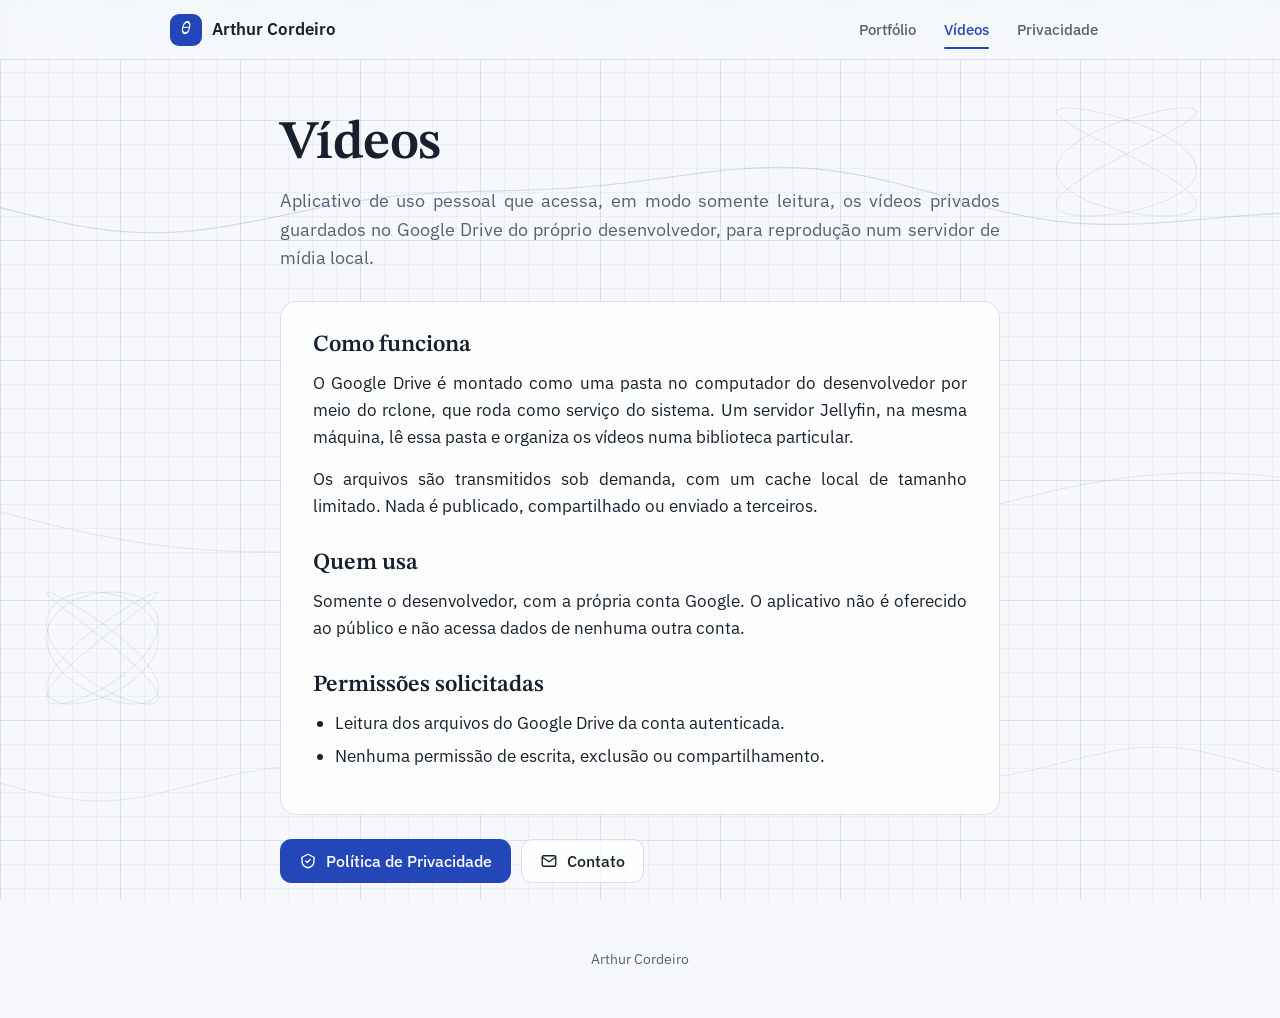
<file: videos/index.html>
<!doctype html>
<html lang="pt-BR">
<head>
  <meta charset="utf-8">
  <meta name="viewport" content="width=device-width, initial-scale=1">
  <title>Vídeos | Arthur Cordeiro</title>
  <meta name="description" content="Vídeos: aplicativo de uso pessoal que lê, em modo somente leitura, os vídeos privados guardados no Google Drive do próprio desenvolvedor para reprodução num servidor de mídia local.">
  <link rel="icon" href="../img/favicon.svg" type="image/svg+xml">
  <link rel="preconnect" href="https://fonts.googleapis.com">
  <link rel="preconnect" href="https://fonts.gstatic.com" crossorigin>
  <link href="https://fonts.googleapis.com/css2?family=IBM+Plex+Sans:ital,wght@0,400;0,500;0,600;1,400&family=STIX+Two+Text:ital,wght@0,500;0,600;1,500&display=swap" rel="stylesheet">
  <link rel="stylesheet" href="../css/base.css">
  <link rel="stylesheet" href="../css/page.css">
  <script>document.documentElement.classList.add("js");</script>
  <script src="../js/background.js" defer></script>
  <script src="../js/nav.js" defer></script>
</head>
<body>
  <canvas id="field" aria-hidden="true"></canvas>
  <div class="coord" id="coord" aria-hidden="true"></div>

  <nav class="nav" aria-label="Navegação">
    <div class="nav-inner">
      <a class="brand" href="../"><span class="brand-mark">θ</span><span>Arthur Cordeiro</span></a>
      <ul class="nav-links" id="navLinks">
        <li><a href="../">Portfólio</a></li>
        <li><a href="./" aria-current="page">Vídeos</a></li>
        <li><a href="privacy.html">Privacidade</a></li>
        <li class="nav-indicator" id="navIndicator" aria-hidden="true"></li>
      </ul>
    </div>
  </nav>

  <main class="page doc">
    <header class="doc-head">
      <h1>Vídeos</h1>
      <p class="lead">Aplicativo de uso pessoal que acessa, em modo somente leitura, os vídeos privados guardados no Google Drive do próprio desenvolvedor, para reprodução num servidor de mídia local.</p>
    </header>

    <article class="panel doc-body">
      <h2>Como funciona</h2>
      <p>O Google Drive é montado como uma pasta no computador do desenvolvedor por meio do rclone, que roda como serviço do sistema. Um servidor Jellyfin, na mesma máquina, lê essa pasta e organiza os vídeos numa biblioteca particular.</p>
      <p>Os arquivos são transmitidos sob demanda, com um cache local de tamanho limitado. Nada é publicado, compartilhado ou enviado a terceiros.</p>

      <h2>Quem usa</h2>
      <p>Somente o desenvolvedor, com a própria conta Google. O aplicativo não é oferecido ao público e não acessa dados de nenhuma outra conta.</p>

      <h2>Permissões solicitadas</h2>
      <ul>
        <li>Leitura dos arquivos do Google Drive da conta autenticada.</li>
        <li>Nenhuma permissão de escrita, exclusão ou compartilhamento.</li>
      </ul>
    </article>

    <div class="btn-row doc-actions">
      <a class="btn btn-primary" href="privacy.html">
        <svg viewBox="0 0 24 24"><path d="M12 3l8 4v5c0 5-3.5 8-8 9-4.5-1-8-4-8-9V7z"/><path d="M9 12l2 2 4-4"/></svg>
        Política de Privacidade
      </a>
      <a class="btn" href="mailto:arthurcordeirofer@gmail.com">
        <svg viewBox="0 0 24 24"><rect x="3" y="5" width="18" height="14" rx="2"/><polyline points="3 7 12 13 21 7"/></svg>
        Contato
      </a>
    </div>
  </main>

  <footer>Arthur Cordeiro</footer>
</body>
</html>
</file>
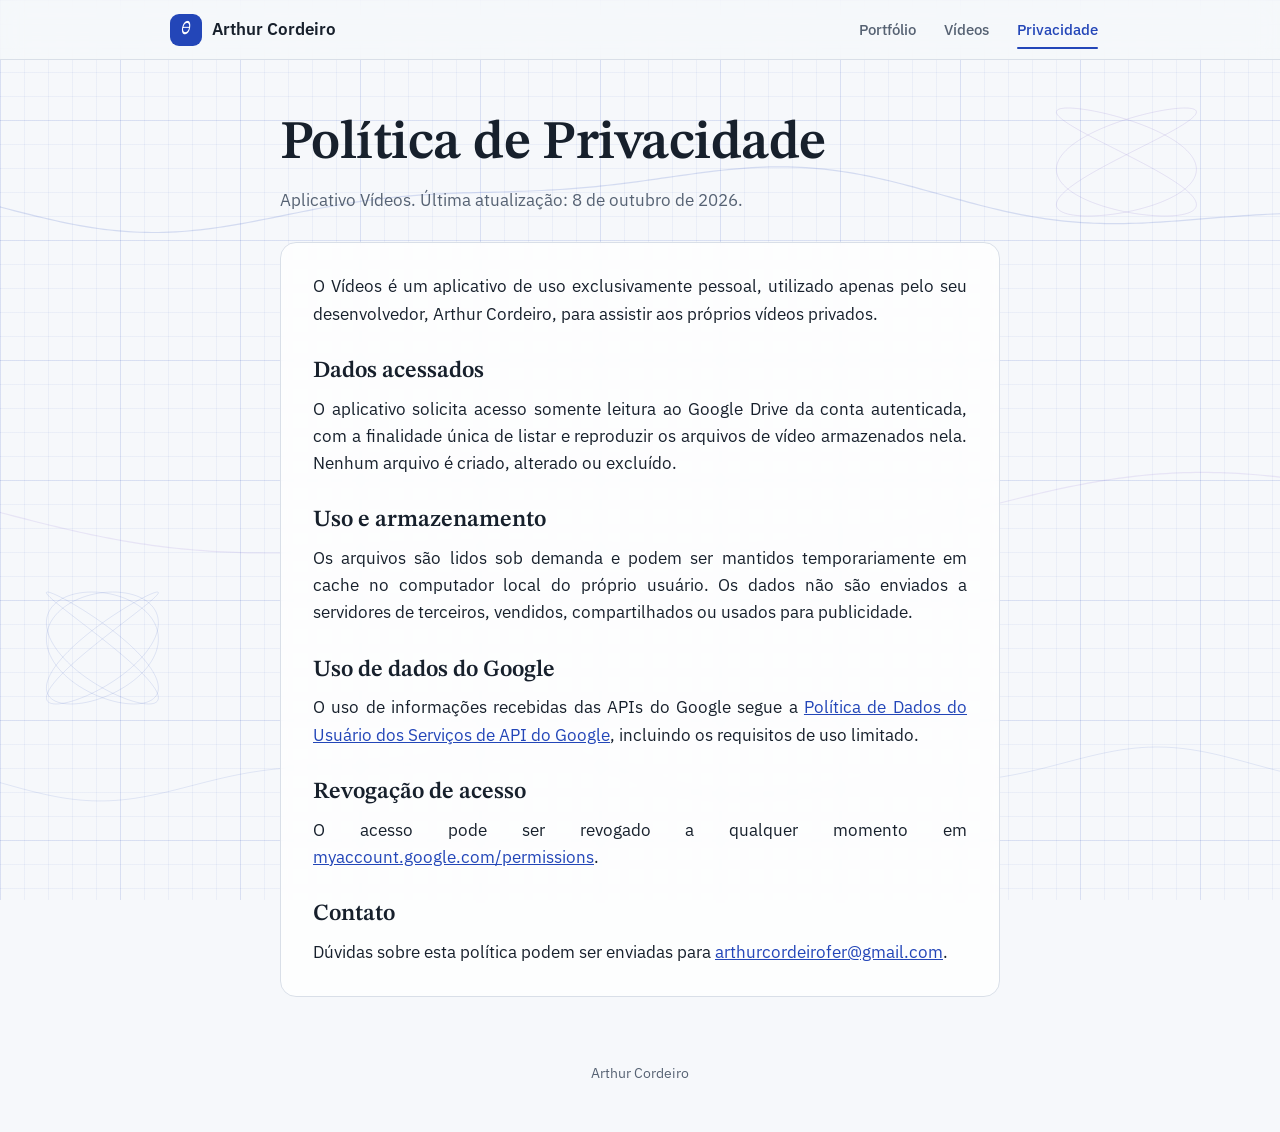
<file: videos/privacy.html>
<!doctype html>
<html lang="pt-BR">
<head>
  <meta charset="utf-8">
  <meta name="viewport" content="width=device-width, initial-scale=1">
  <title>Política de Privacidade | Vídeos</title>
  <meta name="description" content="Política de Privacidade do aplicativo Vídeos.">
  <link rel="icon" href="../img/favicon.svg" type="image/svg+xml">
  <link rel="preconnect" href="https://fonts.googleapis.com">
  <link rel="preconnect" href="https://fonts.gstatic.com" crossorigin>
  <link href="https://fonts.googleapis.com/css2?family=IBM+Plex+Sans:ital,wght@0,400;0,500;0,600;1,400&family=STIX+Two+Text:ital,wght@0,500;0,600;1,500&display=swap" rel="stylesheet">
  <link rel="stylesheet" href="../css/base.css">
  <link rel="stylesheet" href="../css/page.css">
  <script>document.documentElement.classList.add("js");</script>
  <script src="../js/background.js" defer></script>
  <script src="../js/nav.js" defer></script>
</head>
<body>
  <canvas id="field" aria-hidden="true"></canvas>
  <div class="coord" id="coord" aria-hidden="true"></div>

  <nav class="nav" aria-label="Navegação">
    <div class="nav-inner">
      <a class="brand" href="../"><span class="brand-mark">θ</span><span>Arthur Cordeiro</span></a>
      <ul class="nav-links" id="navLinks">
        <li><a href="../">Portfólio</a></li>
        <li><a href="./">Vídeos</a></li>
        <li><a href="privacy.html" aria-current="page">Privacidade</a></li>
        <li class="nav-indicator" id="navIndicator" aria-hidden="true"></li>
      </ul>
    </div>
  </nav>

  <main class="page doc">
    <header class="doc-head">
      <h1>Política de Privacidade</h1>
      <p class="updated">Aplicativo Vídeos. Última atualização: 8 de outubro de 2026.</p>
    </header>

    <article class="panel doc-body">
      <p>O Vídeos é um aplicativo de uso exclusivamente pessoal, utilizado apenas pelo seu desenvolvedor, Arthur Cordeiro, para assistir aos próprios vídeos privados.</p>

      <h2>Dados acessados</h2>
      <p>O aplicativo solicita acesso somente leitura ao Google Drive da conta autenticada, com a finalidade única de listar e reproduzir os arquivos de vídeo armazenados nela. Nenhum arquivo é criado, alterado ou excluído.</p>

      <h2>Uso e armazenamento</h2>
      <p>Os arquivos são lidos sob demanda e podem ser mantidos temporariamente em cache no computador local do próprio usuário. Os dados não são enviados a servidores de terceiros, vendidos, compartilhados ou usados para publicidade.</p>

      <h2>Uso de dados do Google</h2>
      <p>O uso de informações recebidas das APIs do Google segue a <a href="https://developers.google.com/terms/api-services-user-data-policy">Política de Dados do Usuário dos Serviços de API do Google</a>, incluindo os requisitos de uso limitado.</p>

      <h2>Revogação de acesso</h2>
      <p>O acesso pode ser revogado a qualquer momento em <a href="https://myaccount.google.com/permissions">myaccount.google.com/permissions</a>.</p>

      <h2>Contato</h2>
      <p>Dúvidas sobre esta política podem ser enviadas para <a href="mailto:arthurcordeirofer@gmail.com">arthurcordeirofer@gmail.com</a>.</p>
    </article>
  </main>

  <footer>Arthur Cordeiro</footer>
</body>
</html>
</file>
<file: css/base.css>
/* base.css: tokens, fundo, navegação, botões e componentes compartilhados por todas as páginas */

:root {
  --paper: #F6F8FB;
  --paper-raised: rgba(255, 255, 255, 0.78);
  --grid: rgba(35, 70, 184, 0.05);
  --grid-strong: rgba(35, 70, 184, 0.09);
  --ink: #17202C;
  --muted: #566273;
  --accent: #2346B8;
  --accent-soft: rgba(35, 70, 184, 0.09);
  --on-accent: #FFFFFF;
  --rule: #D9DFE8;
  --ok: #1C7C54;
  --ok-soft: rgba(28, 124, 84, 0.1);
  --wip: #9A5B00;
  --wip-soft: rgba(154, 91, 0, 0.1);
  --curve-a: 35, 70, 184;
  --curve-b: 120, 90, 200;
  --serif: "STIX Two Text", Georgia, serif;
  --sans: "IBM Plex Sans", system-ui, sans-serif;
  --nav-h: 60px;
}
@media (prefers-color-scheme: dark) {
  :root {
    --paper: #111925;
    --paper-raised: rgba(22, 32, 47, 0.82);
    --grid: rgba(143, 176, 255, 0.05);
    --grid-strong: rgba(143, 176, 255, 0.09);
    --ink: #E5EAF1;
    --muted: #9BA7B6;
    --accent: #8FB0FF;
    --accent-soft: rgba(143, 176, 255, 0.12);
    --on-accent: #0E1622;
    --rule: #263243;
    --ok: #6FD3A4;
    --ok-soft: rgba(111, 211, 164, 0.12);
    --wip: #F2B65C;
    --wip-soft: rgba(242, 182, 92, 0.12);
    --curve-a: 143, 176, 255;
    --curve-b: 190, 160, 255;
  }
}

* { box-sizing: border-box; }
html { scroll-behavior: smooth; scroll-padding-top: calc(var(--nav-h) + 16px); -webkit-text-size-adjust: 100%; }
@media (prefers-reduced-motion: reduce) { html { scroll-behavior: auto; } }
body {
  margin: 0;
  background-color: var(--paper);
  background-image:
    linear-gradient(var(--grid-strong) 1px, transparent 1px),
    linear-gradient(90deg, var(--grid-strong) 1px, transparent 1px),
    linear-gradient(var(--grid) 1px, transparent 1px),
    linear-gradient(90deg, var(--grid) 1px, transparent 1px);
  background-size: 120px 120px, 120px 120px, 24px 24px, 24px 24px;
  background-attachment: fixed;
  color: var(--ink);
  font-family: var(--sans);
  font-size: 17px;
  line-height: 1.6;
  overflow-x: hidden;
}

/* Fundo: curvas e crosshair */
#field { position: fixed; inset: 0; width: 100%; height: 100%; z-index: 0; pointer-events: none; }
.formulas { position: absolute; inset: 0; z-index: 0; pointer-events: none; overflow: hidden; }
.formulas span {
  position: absolute;
  font-family: var(--serif);
  font-style: italic;
  color: var(--accent);
  opacity: 0.13;
  white-space: nowrap;
  user-select: none;
}
.coord {
  position: fixed; z-index: 1; pointer-events: none;
  font-family: var(--serif); font-style: italic; font-size: 0.85rem;
  color: var(--accent);
  background: var(--paper-raised);
  padding: 1px 7px; border-radius: 4px;
  opacity: 0; transition: opacity .2s;
}
.coord.on { opacity: 0.9; }

a { color: var(--accent); }
:focus-visible { outline: 2px solid var(--accent); outline-offset: 3px; border-radius: 6px; }

.page { position: relative; z-index: 2; max-width: 980px; margin: 0 auto; padding: 0 20px; }

/* Navegação */
.nav {
  position: sticky; top: 0; z-index: 10;
  height: var(--nav-h);
  background: color-mix(in srgb, var(--paper) 82%, transparent);
  backdrop-filter: blur(10px); -webkit-backdrop-filter: blur(10px);
  border-bottom: 1px solid var(--rule);
}
.nav-inner { max-width: 980px; height: 100%; margin: 0 auto; padding: 0 20px; display: flex; align-items: center; justify-content: space-between; gap: 16px; }
.brand { display: flex; align-items: center; gap: 10px; text-decoration: none; color: var(--ink); font-weight: 600; }
.brand-mark {
  width: 32px; height: 32px; border-radius: 9px;
  display: grid; place-items: center;
  background: var(--accent); color: var(--on-accent);
  font-family: var(--serif); font-style: italic; font-size: 1.15rem;
}
.nav-links { position: relative; display: flex; gap: 4px; margin: 0; padding: 0; list-style: none; overflow-x: auto; scrollbar-width: none; }
.nav-links::-webkit-scrollbar { display: none; }
@media (max-width: 680px) { .nav-links { -webkit-mask-image: linear-gradient(90deg, #000 85%, transparent); mask-image: linear-gradient(90deg, #000 85%, transparent); } }
.nav-links a {
  display: block; padding: 7px 12px; border-radius: 8px;
  color: var(--muted); text-decoration: none; font-size: 0.95rem; font-weight: 500; white-space: nowrap;
  transition: color .2s, background-color .2s;
}
.nav-links a:hover { color: var(--ink); background: var(--accent-soft); }
.nav-links a.active { color: var(--accent); }
.nav-indicator {
  position: absolute; bottom: 0; height: 2px; border-radius: 2px;
  background: var(--accent);
  transition: transform .35s cubic-bezier(.3,.7,.2,1), width .35s cubic-bezier(.3,.7,.2,1);
  width: 0;
}

/* Botões */
.btn {
  display: inline-flex; align-items: center; gap: 9px;
  height: 44px; padding: 0 18px;
  border-radius: 11px; border: 1px solid var(--rule);
  background: var(--paper-raised);
  color: var(--ink); font: 500 0.97rem var(--sans);
  text-decoration: none; cursor: pointer;
  transition: border-color .2s, background-color .2s, color .2s, transform .15s;
}
.btn svg { width: 18px; height: 18px; flex: none; stroke: currentColor; fill: none; stroke-width: 1.8; stroke-linecap: round; stroke-linejoin: round; }
.btn svg.icon-fill { fill: currentColor; stroke: none; }
.btn:hover { border-color: var(--accent); color: var(--accent); }
.btn:active { transform: translateY(1px); }
.btn-primary { background: var(--accent); border-color: var(--accent); color: var(--on-accent); }
.btn-primary:hover { color: var(--on-accent); background: color-mix(in srgb, var(--accent) 88%, var(--ink)); }
.btn-icon { width: 44px; padding: 0; justify-content: center; }
.btn-row { display: flex; flex-wrap: wrap; gap: 10px; }
.sr-only { position: absolute; width: 1px; height: 1px; overflow: hidden; clip: rect(0 0 0 0); white-space: nowrap; }

/* Painéis, etiquetas e chips */
.panel {
  background: var(--paper-raised);
  border: 1px solid var(--rule);
  border-radius: 16px;
  backdrop-filter: blur(4px); -webkit-backdrop-filter: blur(4px);
}

.tag {
  display: inline-flex; align-items: center; gap: 6px;
  padding: 2px 10px; border-radius: 999px;
  font-size: 0.82rem; font-weight: 500;
  background: var(--accent-soft); color: var(--accent);
}
.tag.ok { background: var(--ok-soft); color: var(--ok); }
.tag.wip { background: var(--wip-soft); color: var(--wip); }
.tag.ok::before, .tag.wip::before { content: ""; width: 6px; height: 6px; border-radius: 50%; background: currentColor; }
.chips { display: flex; flex-wrap: wrap; gap: 6px; margin: 0; padding: 0; list-style: none; }
.chips li {
  padding: 3px 10px; border-radius: 7px;
  border: 1px solid var(--rule); font-size: 0.85rem; color: var(--muted);
  background: var(--paper);
}

/* Texto justificado */
main p, main li { text-align: justify; text-justify: inter-word; -webkit-hyphens: auto; hyphens: auto; }
.chips li, .filters li, .nav-links li { text-align: left; -webkit-hyphens: manual; hyphens: manual; }
main p a, main li a { overflow-wrap: anywhere; }

/* Aparição ao rolar */
.js .reveal { opacity: 0; transform: translateY(14px); transition: opacity .6s ease, transform .6s cubic-bezier(.2,.7,.2,1); }
.js .reveal.in { opacity: 1; transform: none; }

/* Rodapé */
footer { position: relative; z-index: 2; padding: 32px 20px 48px; text-align: center; color: var(--muted); font-size: 0.9rem; }

@media (max-width: 680px) {
  .nav .brand span:last-child { display: none; }
  .formulas { display: none; }
}
@media (prefers-reduced-motion: reduce) {
  .js .reveal { opacity: 1; transform: none; transition: none; }
  .nav-indicator { transition: none; }
}
</file>
<file: css/home.css>
/* home.css: seções exclusivas do portfólio (hero, sobre, trajetória, ferramentas, projetos, contato) */

/* Hero */
.hero {
  display: grid; grid-template-columns: 1fr auto; gap: 48px; align-items: center;
  min-height: calc(92vh - var(--nav-h));
  padding: 56px 0 72px;
}
.hero h1 {
  font-family: var(--serif); font-weight: 600;
  font-size: clamp(2.8rem, 7.5vw, 4.6rem);
  line-height: 1.02; letter-spacing: -0.015em;
  margin: 0 0 18px;
}
.role {
  font-size: clamp(1.15rem, 2.4vw, 1.4rem);
  margin: 0 0 16px; min-height: 2.2em;
  color: var(--ink);
}
.role .typed { color: var(--accent); font-weight: 500; }
.role .caret { display: inline-block; width: 2px; height: 1.1em; margin-left: 3px; vertical-align: -0.18em; background: var(--accent); animation: blink 1s steps(1) infinite; }
@keyframes blink { 50% { opacity: 0; } }
.hero .lead { font-size: 1.08rem; color: var(--muted); max-width: 31em; margin: 0 0 28px; }

.plot { position: relative; width: 320px; height: 320px; margin: 0; }
.plot svg { position: absolute; inset: 0; width: 100%; height: 100%; overflow: visible; }
.plot .axis { stroke: var(--rule); stroke-width: 1; }
.plot .tick { stroke: var(--rule); stroke-width: 1; }
.plot .curve { fill: none; stroke: var(--accent); stroke-width: 1.7; stroke-linejoin: round; }
.plot .curve2 { fill: none; stroke: var(--accent); stroke-width: 1; opacity: 0.35; stroke-dasharray: 3 5; }
.plot .dot { fill: var(--accent); }
.plot img {
  position: absolute; top: 50%; left: 50%;
  width: 196px; height: 196px;
  transform: translate(-50%, -50%);
  border-radius: 50%; object-fit: cover;
  border: 5px solid var(--paper);
  box-shadow: 0 0 0 1px var(--rule);
  background: var(--rule);
}
.plot figcaption {
  position: absolute; left: 0; right: 0; bottom: -30px;
  text-align: center; font-family: var(--serif); font-style: italic; font-size: 0.95rem; color: var(--muted);
}

/* Seções */
section { padding: 72px 0; }
.section-head { display: flex; align-items: baseline; justify-content: space-between; gap: 16px; flex-wrap: wrap; margin-bottom: 28px; }
.section-head h2 {
  font-family: var(--serif); font-weight: 600;
  font-size: clamp(1.9rem, 4vw, 2.5rem); line-height: 1.1; margin: 0;
}
.section-head p { margin: 0; color: var(--muted); max-width: 34em; }


/* Sobre */
.about { display: grid; grid-template-columns: 1.5fr 1fr; gap: 24px; align-items: start; }
.about-text { padding: 28px 30px; }
.about-text p { margin: 0 0 14px; }
.about-text p:last-child { margin-bottom: 0; }
.euler { padding: 28px 26px; text-align: center; }
.euler .eq { font-family: var(--serif); font-size: 2.3rem; line-height: 1.2; margin: 6px 0 14px; }
.euler .eq i { font-style: italic; }
.euler .eq sup { font-size: 0.55em; }
.euler p { margin: 0; color: var(--muted); font-size: 0.95rem; text-align: center; }

/* Trajetória */
.timeline { position: relative; list-style: none; margin: 0; padding: 0 0 0 44px; }
.timeline .track, .timeline .progress {
  position: absolute; left: 14px; top: 8px; width: 2px; border-radius: 2px;
}
.timeline .track { bottom: 8px; background: var(--rule); }
.timeline .progress { height: 0; background: var(--accent); }
.step { position: relative; margin-bottom: 22px; }
.step:last-child { margin-bottom: 0; }
.step .node {
  position: absolute; left: -38px; top: 26px;
  width: 18px; height: 18px; border-radius: 50%;
  background: var(--paper); border: 2px solid var(--accent);
}
.step.now .node { background: var(--accent); box-shadow: 0 0 0 5px var(--accent-soft); }
.step .card { padding: 22px 24px; }
.step-top { display: flex; flex-wrap: wrap; align-items: center; gap: 8px 12px; margin-bottom: 4px; }
.step h3 { font-size: 1.15rem; font-weight: 600; margin: 0; }
.step .org { color: var(--muted); margin: 0 0 12px; font-weight: 500; }
.step p { margin: 0 0 12px; }
.step ul { margin: 0 0 14px; padding-left: 20px; }
.step li { margin-bottom: 4px; }


/* Ferramentas */
.skills { display: grid; grid-template-columns: repeat(3, 1fr); gap: 16px; }
.skill { padding: 22px 22px 24px; }
.skill-main { grid-column: span 2; border-color: color-mix(in srgb, var(--accent) 40%, var(--rule)); }
.skill-main h3 { font-size: 1.25rem; }
.skill-main h3 .tag { margin-left: 4px; }
.skill-main p { font-size: 1rem; color: var(--ink); }
.skill h3 { display: flex; align-items: center; gap: 10px; font-size: 1.05rem; margin: 0 0 6px; }
.skill h3 svg { width: 22px; height: 22px; stroke: var(--accent); fill: none; stroke-width: 1.7; stroke-linecap: round; stroke-linejoin: round; }
.skill p { margin: 0 0 14px; color: var(--muted); font-size: 0.95rem; }

/* Projetos */
.filters { display: flex; flex-wrap: wrap; gap: 8px; margin: 0 0 24px; padding: 0; list-style: none; }
.filter {
  display: inline-flex; align-items: center; gap: 8px;
  height: 38px; padding: 0 14px; border-radius: 10px;
  border: 1px solid var(--rule); background: var(--paper-raised);
  color: var(--muted); font: 500 0.92rem var(--sans); cursor: pointer;
  transition: color .2s, border-color .2s, background-color .2s;
}
.filter:hover { color: var(--ink); border-color: var(--accent); }
.filter[aria-pressed="true"] { background: var(--accent); border-color: var(--accent); color: var(--on-accent); }
.filter .count { font-size: 0.8rem; opacity: 0.75; }

.projects { display: grid; grid-template-columns: repeat(auto-fill, minmax(290px, 1fr)); gap: 16px; align-items: start; }
.project {
  position: relative; display: flex; flex-direction: column;
  padding: 22px 22px 18px; overflow: hidden;
  transition: border-color .25s, opacity .3s, transform .3s;
}
.project::before {
  content: ""; position: absolute; left: 0; top: 0; height: 3px; width: 100%;
  background: var(--accent); transform: scaleX(0); transform-origin: left;
  transition: transform .4s cubic-bezier(.3,.7,.2,1);
}
.project:hover, .project.open { border-color: color-mix(in srgb, var(--accent) 45%, var(--rule)); }
.project:hover::before, .project.open::before { transform: scaleX(1); }
.project.hide { display: none; }
.project.enter { opacity: 0; transform: scale(.97); }
.project-top { display: flex; align-items: center; justify-content: space-between; gap: 10px; margin-bottom: 14px; }
.project-icon {
  width: 40px; height: 40px; border-radius: 11px;
  display: grid; place-items: center;
  background: var(--accent-soft);
}
.project-icon svg { width: 21px; height: 21px; stroke: var(--accent); fill: none; stroke-width: 1.7; stroke-linecap: round; stroke-linejoin: round; }
.project h3 { font-family: var(--serif); font-weight: 600; font-size: 1.3rem; line-height: 1.2; margin: 0 0 4px; }
.project .kind { color: var(--muted); font-size: 0.88rem; margin: 0 0 10px; }
.project .summary { margin: 0 0 14px; }
.details { display: grid; grid-template-rows: 0fr; transition: grid-template-rows .35s cubic-bezier(.3,.7,.2,1); }
.details > div { overflow: hidden; }
.project.open .details { grid-template-rows: 1fr; }
.details ul { margin: 0 0 14px; padding-left: 20px; }
.details li { margin-bottom: 5px; font-size: 0.95rem; }
.project .chips { margin-bottom: 4px; }
.project-foot { display: flex; align-items: center; justify-content: space-between; gap: 10px; margin-top: auto; padding-top: 8px; }
.project-foot .toggle { margin-left: auto; }
.toggle {
  display: inline-flex; align-items: center; gap: 6px;
  padding: 6px 10px 6px 12px; margin-right: -6px; border-radius: 8px;
  border: none; background: transparent; color: var(--accent);
  font: 500 0.9rem var(--sans); cursor: pointer;
}
.toggle:hover { background: var(--accent-soft); }
.toggle svg { width: 16px; height: 16px; stroke: currentColor; fill: none; stroke-width: 2; stroke-linecap: round; stroke-linejoin: round; transition: transform .3s; }
.project.open .toggle svg { transform: rotate(180deg); }
.project-link { font-size: 0.9rem; font-weight: 500; text-decoration: none; }
.project-link:hover { text-decoration: underline; text-underline-offset: 3px; }

/* Contato */
.contact { padding: 40px 36px; display: grid; grid-template-columns: 1.3fr 1fr; gap: 28px; align-items: center; }
.contact h2 { font-family: var(--serif); font-weight: 600; font-size: clamp(1.8rem, 4vw, 2.4rem); line-height: 1.15; margin: 0 0 10px; }
.contact p { margin: 0; color: var(--muted); }
.contact .btn-row { justify-content: flex-end; }
.copied { color: var(--ok); font-size: 0.9rem; min-height: 1.4em; margin-top: 10px; text-align: right; }


@media (max-width: 860px) {
  .about, .contact { grid-template-columns: 1fr; }
  .skills { grid-template-columns: 1fr; }
  .skill-main { grid-column: auto; }
  .contact .btn-row { justify-content: flex-start; }
  .copied { text-align: left; }
}
@media (max-width: 680px) {
  .hero { grid-template-columns: 1fr; gap: 52px; min-height: 0; padding: 40px 0 56px; }
  .plot { order: -1; margin: 0 auto; width: 260px; height: 260px; }
  .plot img { width: 158px; height: 158px; }
  section { padding: 52px 0; }
  .about-text, .contact { padding: 24px 22px; }
  .timeline { padding-left: 34px; }
  .timeline .track, .timeline .progress { left: 8px; }
  .step .node { left: -34px; }
}

@media (prefers-reduced-motion: no-preference) {
  .curve.draw { animation: draw 2.6s cubic-bezier(.45,.05,.25,1) forwards; }
  @keyframes draw { to { stroke-dashoffset: 0; } }
}
@media (prefers-reduced-motion: reduce) {
  .role .caret { animation: none; }
  .details, .project, .project::before { transition: none; }
}
</file>
<file: css/page.css>
/* page.css: páginas de conteúdo simples, como as do projeto Vídeos */

.doc { max-width: 760px; padding-top: 56px; padding-bottom: 32px; }

.doc-head { margin-bottom: 28px; }
.doc-head h1 {
  font-family: var(--serif); font-weight: 600;
  font-size: clamp(2.4rem, 6vw, 3.4rem);
  line-height: 1.05; letter-spacing: -0.01em;
  margin: 0 0 14px;
}
.doc-head .lead { font-size: 1.12rem; color: var(--muted); margin: 0; }
.doc-head .updated { color: var(--muted); margin: 0; text-align: left; }

.doc-body { padding: 30px 32px; }
.doc-body h2 {
  font-family: var(--serif); font-weight: 600;
  font-size: 1.45rem; line-height: 1.2;
  margin: 30px 0 10px;
}
.doc-body h2:first-child { margin-top: 0; }
.doc-body p { margin: 0 0 14px; }
.doc-body p:last-child { margin-bottom: 0; }
.doc-body ul { margin: 0 0 14px; padding-left: 22px; }
.doc-body li { margin-bottom: 6px; }

.doc-actions { margin-top: 24px; }

@media (max-width: 680px) {
  .doc { padding-top: 36px; }
  .doc-body { padding: 24px 22px; }
}
</file>
